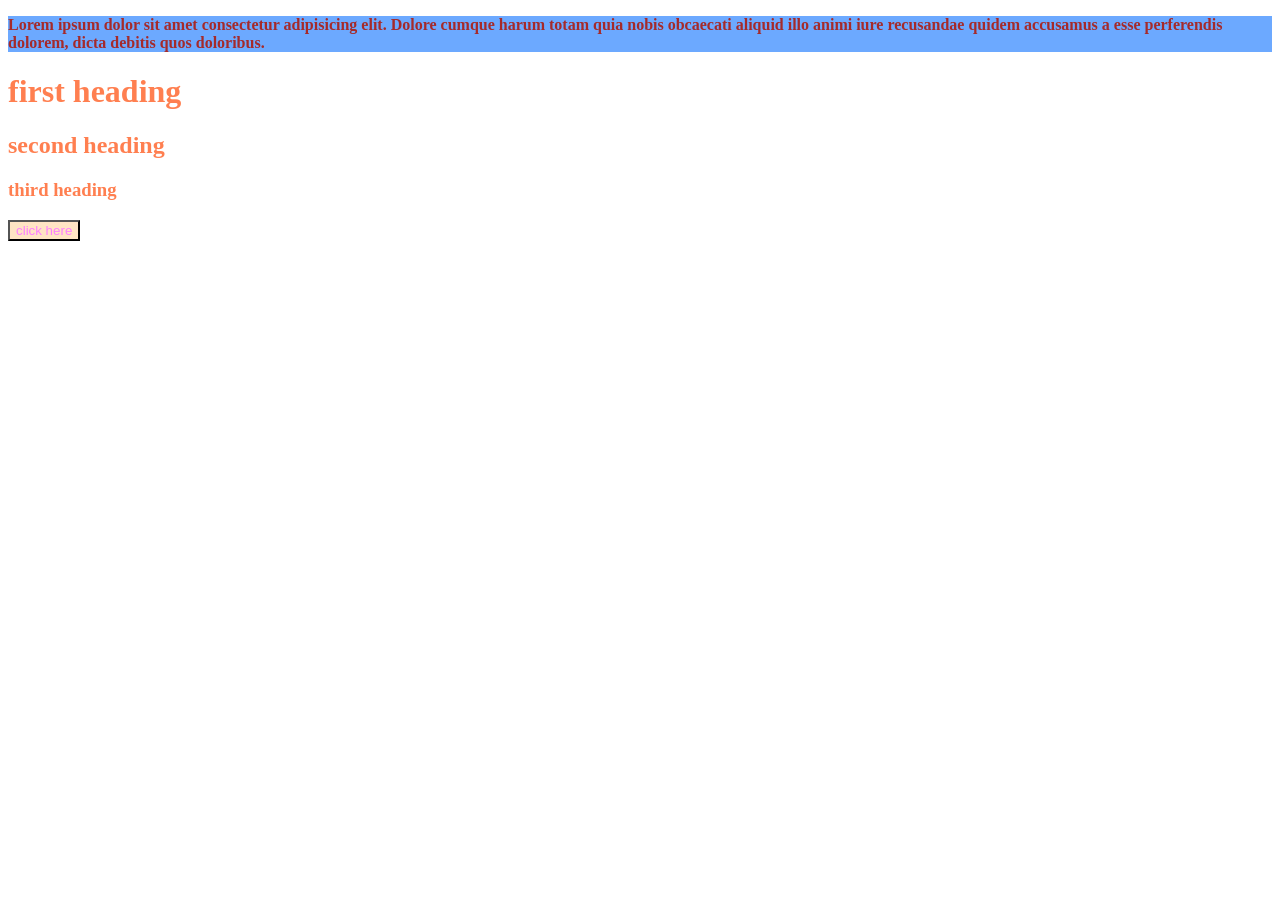
<file: index.html>
<!DOCTYPE html>
<html lang="en">
<head>
    <meta charset="UTF-8">
    <meta name="viewport" content="width=device-width, initial-scale=1.0">
    <title>first code</title>
    <style>
        .heading{
            color:coral;
        }
        button{
            background-color:bisque;
        }
    </style>
</head>
<body>
    <div id="box" style="background-color:rgba(0, 106, 255, 0.577);color:brown; font-family:cursive; font-weight: 900;">
       <p>
        Lorem ipsum dolor sit amet consectetur adipisicing elit.
         Dolore cumque harum totam quia nobis obcaecati aliquid illo animi
          iure recusandae quidem accusamus a esse perferendis dolorem,
           dicta debitis quos doloribus.
       </p>
    </div>
    <h1 class="heading">first heading</h1>
    <h2 class="heading">second heading</h2>
    <h3 class="heading">third heading</h3>
    <button style="color:rgb(253, 127, 255);">click here</button>
    
</body>
</html>
</file>
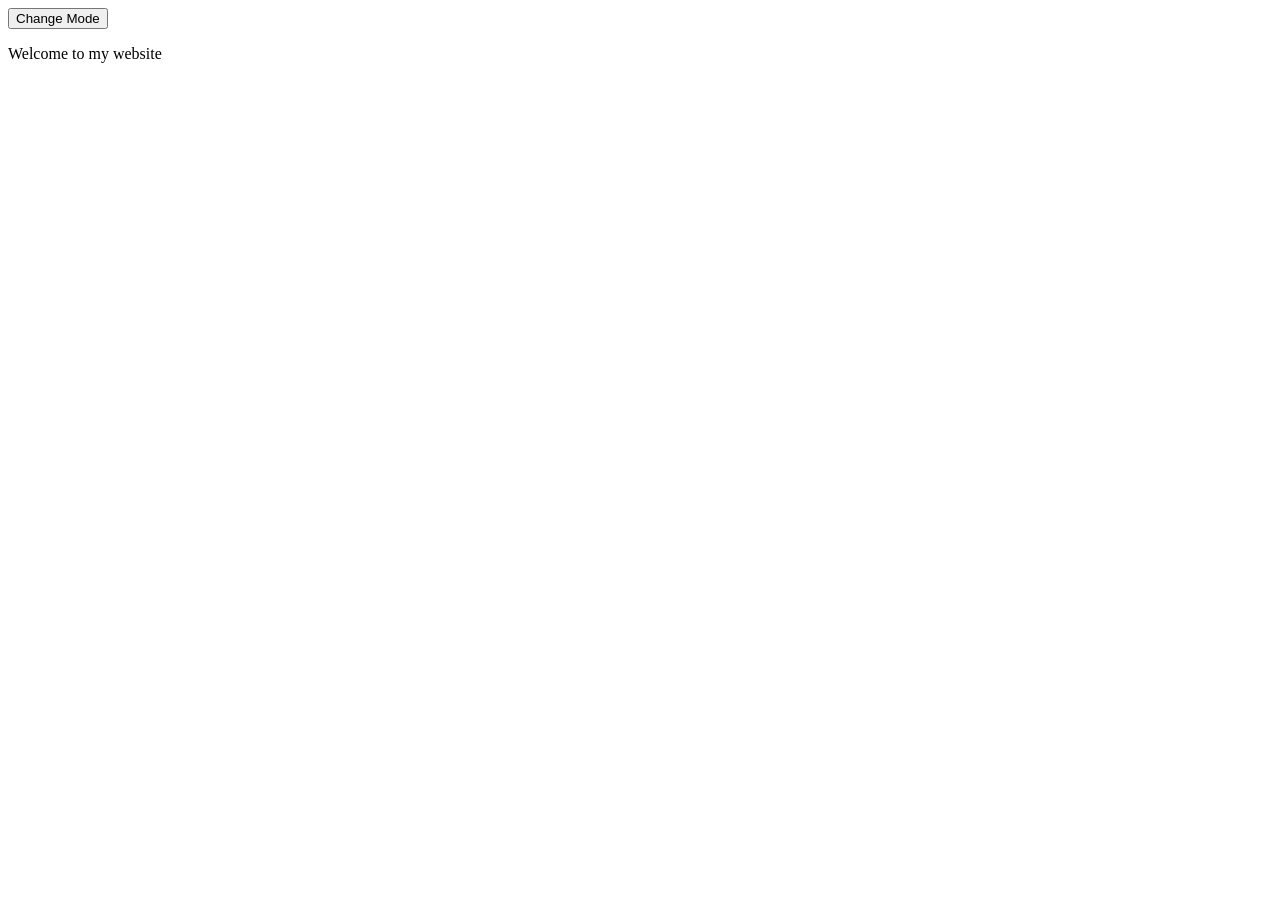
<file: events/index.html>
<!doctype html>
<html lang="en">
  <head>
    <meta charset="UTF-8" />
    <meta name="viewport" content="width=device-width, initial-scale=1.0" />
    <title>Event Handling</title>
    <link rel="stylesheet" href="style.css" />
  </head>
  <body>
    <button id="mode">Change Mode</button>
    <p>Welcome to my website</p>
    <script src="script.js"></script>
  </body>
</html>
</file>
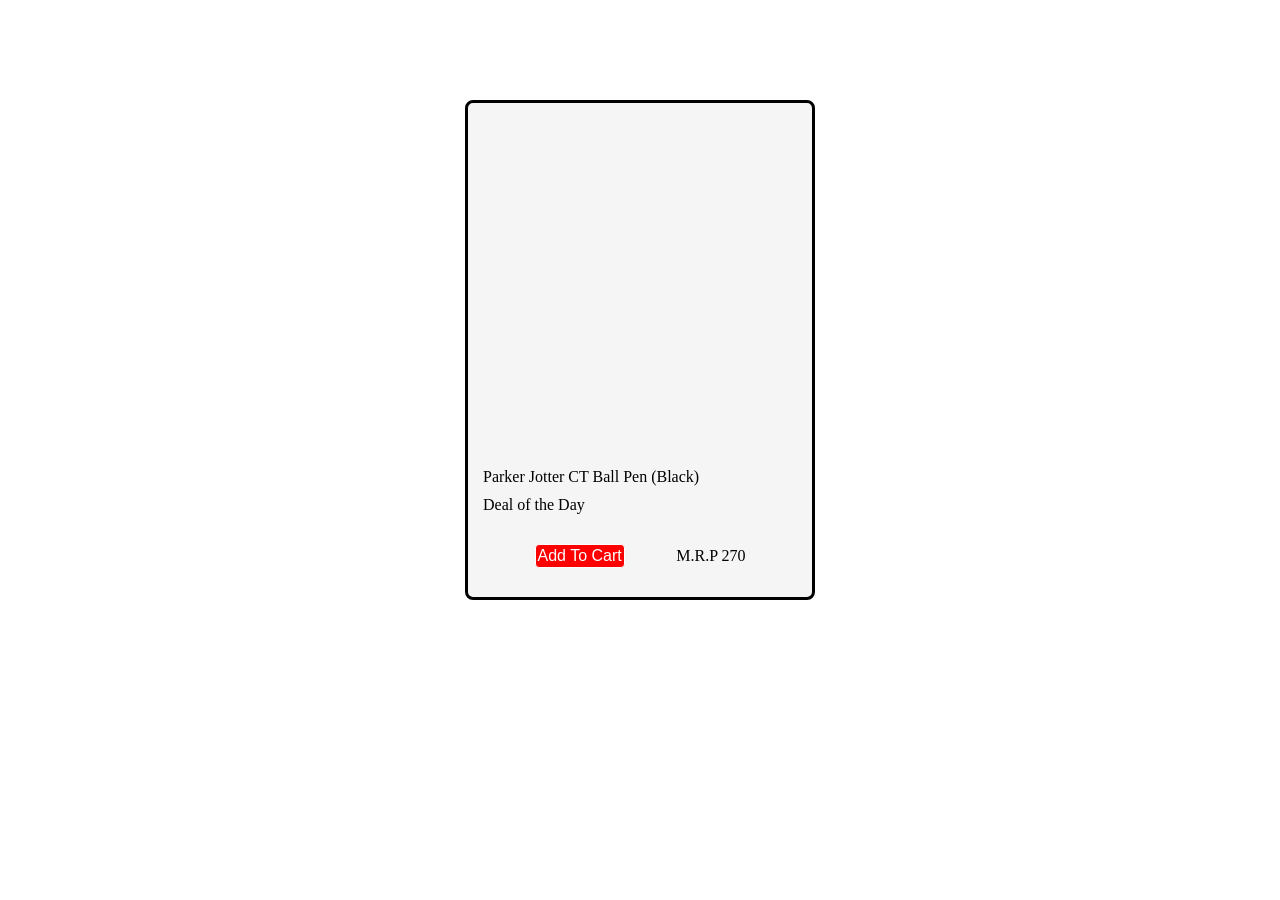
<file: FIRST/index.html>
<!DOCTYPE html>
<html lang="en">
<head>
    <meta charset="UTF-8">
    <meta name="viewport" content="width=device-width, initial-scale=1.0">
    <title>shop</title>
    <link rel="stylesheet" href="style.css">
</head>
<body>
    <script src="script.js"></script>
    <div class="image">
        <div class="content">
            <p>Parker Jotter CT Ball Pen (Black)</p>
            <p>Deal of the Day</p>
            <div class="add">
            <button >Add To Cart</button>
            <p >M.R.P 270</p>
            </div>
        </div>
    </div>
</body>
</html>
</file>
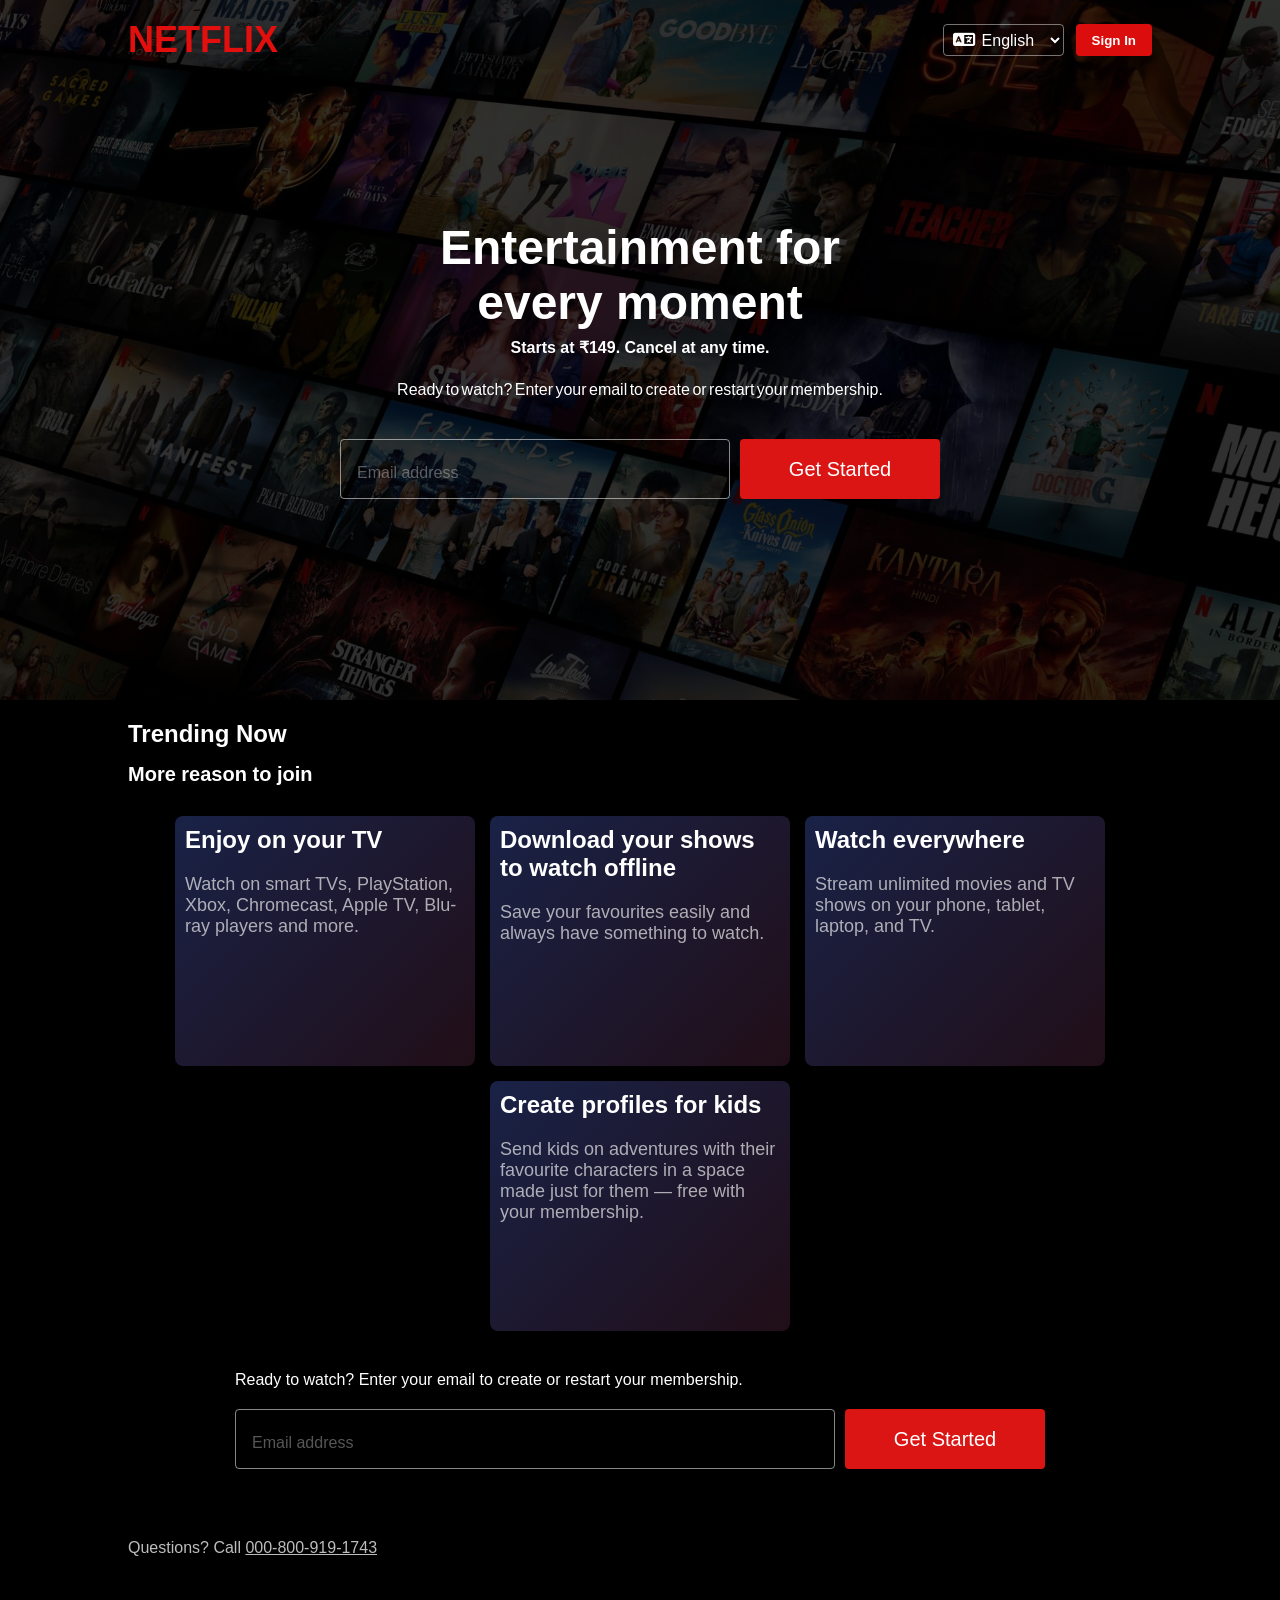
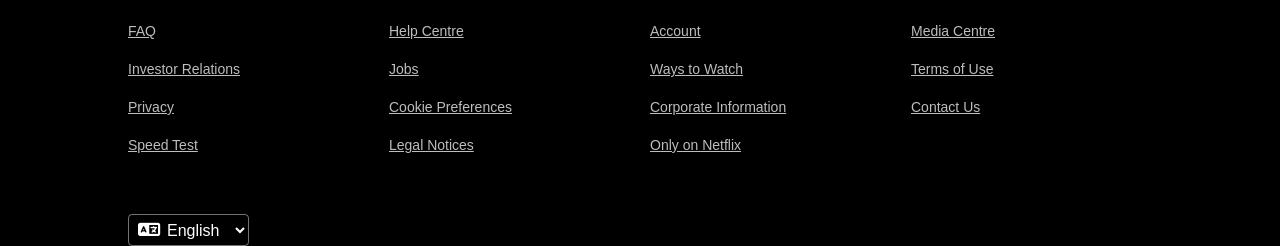
<file: NETFLIX CLONE/index.html>
<!doctype html>
<html lang="en">
  <head>
    <meta charset="UTF-8" />
    <meta name="viewport" content="width=device-width, initial-scale=1.0" />
    <title>Netflix Clone</title>
    <link rel="stylesheet" href="style.css" />
    <link
      rel="stylesheet"
      href="https://cdnjs.cloudflare.com/ajax/libs/font-awesome/6.7.2/css/all.min.css"
    />
  </head>
  <body>
    <div class="herosec">
      <div class="navbar">
        <h1 class="netflix">NETFLIX</h1>
        <div class="login">
          <div class="language">
            <i class="fa-solid fa-language"></i>
            <select class="lang">
              <option value="en">English</option>
              <option value="hi">Hindi</option>
            </select>
          </div>

          <button class="signin">Sign In</button>
        </div>
      </div>
      <div class="content">Entertainment for every moment</div>
      <p class="cont2">Starts at ₹149. Cancel at any time.</p>
      <p class="cont3">
        Ready to watch? Enter your email to create or restart your membership.
      </p>
      <div class="starting">
        <div class="email">
          <input type="email" placeholder="Email address" />
        </div>

        <button class="start">Get Started</button>
      </div>
    </div>
    <div class="footer">
      <div class="movies">
        <h2>Trending Now</h2>
      </div>
      <div class="query">
        <p class="statement">More reason to join</p>
      </div>
      <div class="boxes">
        <div class="box">
          <h2>Enjoy on your TV</h2>
          <p class="box-cont">
            Watch on smart TVs, PlayStation, Xbox, Chromecast, Apple TV, Blu-ray
            players and more.
          </p>
        </div>
        <div class="box">
          <h2>Download your shows to watch offline</h2>
          <p class="box-cont">
            Save your favourites easily and always have something to watch.
          </p>
        </div>
        <div class="box">
          <h2>Watch everywhere</h2>
          <p class="box-cont">
            Stream unlimited movies and TV shows on your phone, tablet, laptop,
            and TV.
          </p>
        </div>
        <div class="box">
          <h2>Create profiles for kids</h2>
          <p class="box-cont">
            Send kids on adventures with their favourite characters in a space
            made just for them — free with your membership.
          </p>
        </div>
      </div>
      <div class="account">
        <p class="cont4">
          Ready to watch? Enter your email to create or restart your membership.
        </p>
        <div class="starting">
          <div class="email">
            <input type="email" placeholder="Email address" />
          </div>

          <button class="start">Get Started</button>
        </div>
      </div>

      <div class="helpline">Questions? Call <u>000-800-919-1743</u></div>
      <div class="help-center">
        <ul>
          <li><a href="#">FAQ</a></li>
          <li><a href="#">Help Centre</a></li>
          <li><a href="#">Account</a></li>
          <li><a href="#">Media Centre</a></li>
          <li><a href="#">Investor Relations</a></li>
          <li><a href="#">Jobs</a></li>
          <li><a href="#">Ways to Watch</a></li>
          <li><a href="#">Terms of Use</a></li>
          <li><a href="#">Privacy</a></li>
          <li><a href="#">Cookie Preferences</a></li>
          <li><a href="#">Corporate Information</a></li>
          <li><a href="#">Contact Us</a></li>
          <li><a href="#">Speed Test</a></li>
          <li><a href="#">Legal Notices</a></li>
          <li><a href="#">Only on Netflix</a></li>
        </ul>
      </div>
      <div class="foot-lang">
        <div class="language">
          <i class="fa-solid fa-language"></i>
          <select class="lang">
            <option value="en">English</option>
            <option value="hi">Hindi</option>
          </select>
        </div>
      </div>
    </div>
  </body>
</html>
</file>
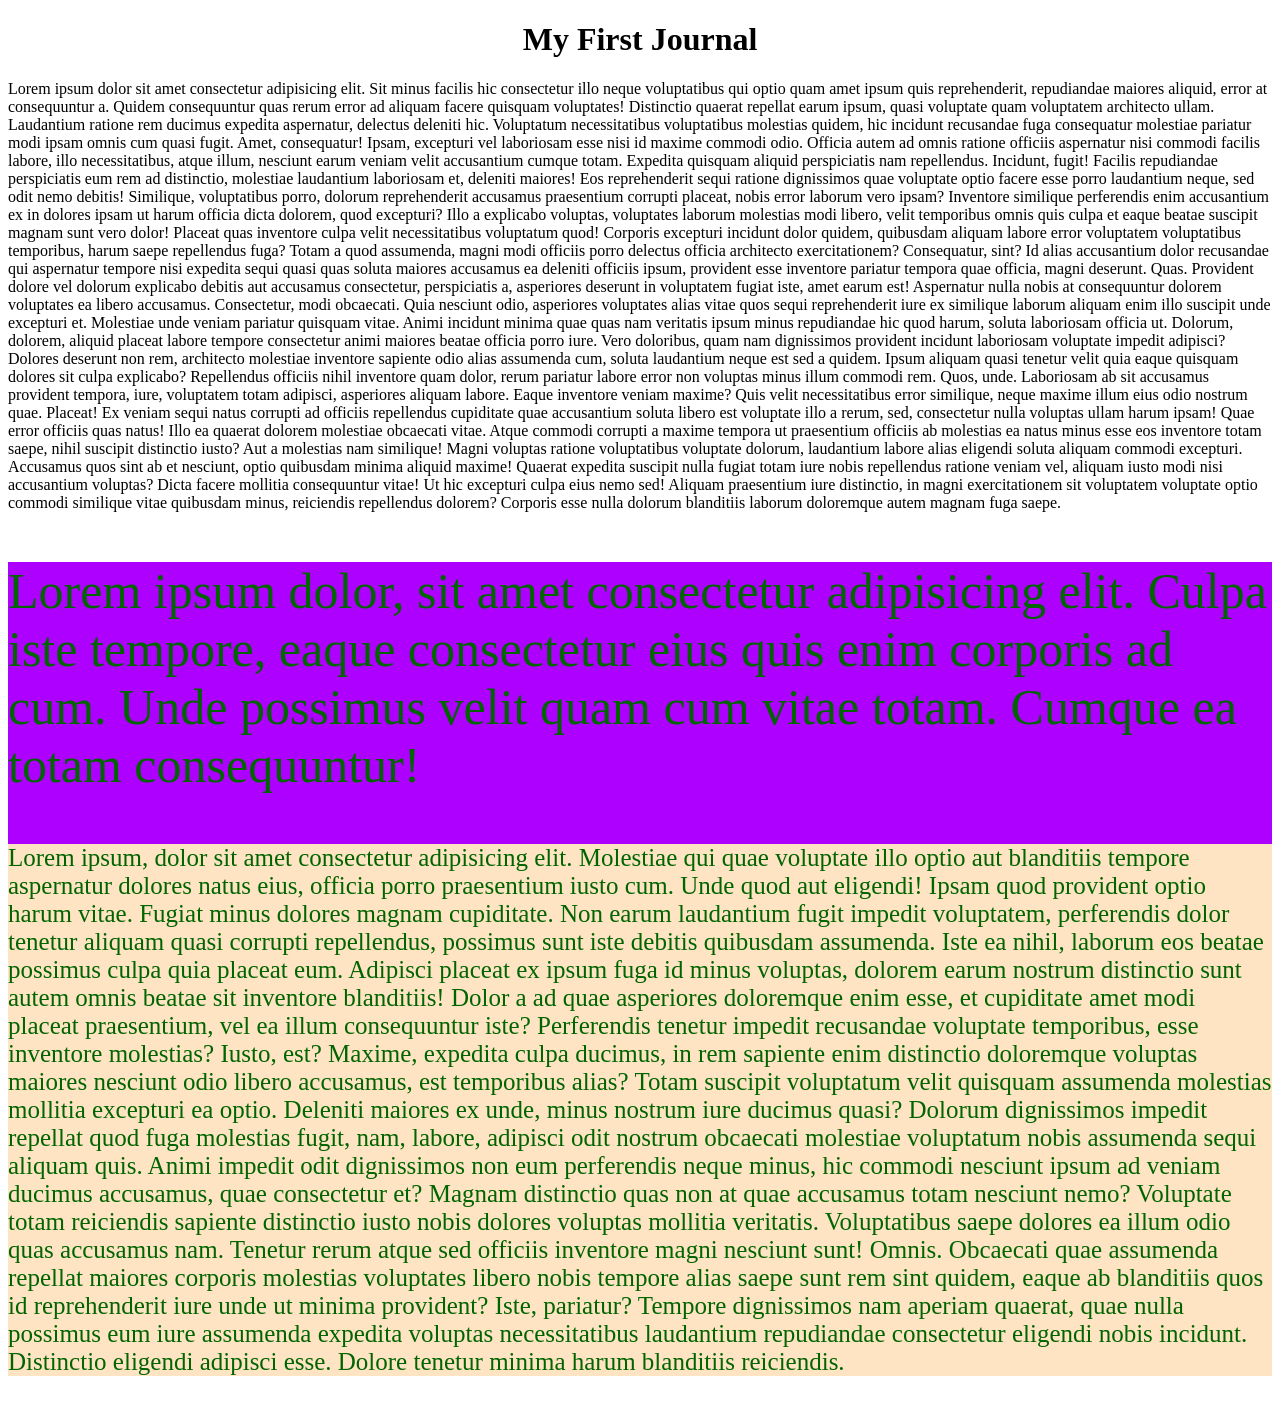
<file: index2.html>
<!doctype html>
<html lang="en">
  <head>
    <meta charset="UTF-8" />
    <meta name="viewport" content="width=device-width, initial-scale=1.0" />
    <title>css 2</title>
    <style>
      * {
        font-family: Times New Roman;
      }
      #inner {
        font-size: 25px;
        background-color: bisque;
      }
      #outer {
        font-size: 50px;
        background-color: rgb(174, 0, 255);
        color: darkgreen;
      }
    </style>
  </head>
  <body>
    <h1 style="text-align: center; text-transform: capitalize">
      my first journal
    </h1>
    <p>
      Lorem ipsum dolor sit amet consectetur adipisicing elit. Sit minus facilis
      hic consectetur illo neque voluptatibus qui optio quam amet ipsum quis
      reprehenderit, repudiandae maiores aliquid, error at consequuntur a.
      Quidem consequuntur quas rerum error ad aliquam facere quisquam
      voluptates! Distinctio quaerat repellat earum ipsum, quasi voluptate quam
      voluptatem architecto ullam. Laudantium ratione rem ducimus expedita
      aspernatur, delectus deleniti hic. Voluptatum necessitatibus voluptatibus
      molestias quidem, hic incidunt recusandae fuga consequatur molestiae
      pariatur modi ipsam omnis cum quasi fugit. Amet, consequatur! Ipsam,
      excepturi vel laboriosam esse nisi id maxime commodi odio. Officia autem
      ad omnis ratione officiis aspernatur nisi commodi facilis labore, illo
      necessitatibus, atque illum, nesciunt earum veniam velit accusantium
      cumque totam. Expedita quisquam aliquid perspiciatis nam repellendus.
      Incidunt, fugit! Facilis repudiandae perspiciatis eum rem ad distinctio,
      molestiae laudantium laboriosam et, deleniti maiores! Eos reprehenderit
      sequi ratione dignissimos quae voluptate optio facere esse porro
      laudantium neque, sed odit nemo debitis! Similique, voluptatibus porro,
      dolorum reprehenderit accusamus praesentium corrupti placeat, nobis error
      laborum vero ipsam? Inventore similique perferendis enim accusantium ex in
      dolores ipsam ut harum officia dicta dolorem, quod excepturi? Illo a
      explicabo voluptas, voluptates laborum molestias modi libero, velit
      temporibus omnis quis culpa et eaque beatae suscipit magnam sunt vero
      dolor! Placeat quas inventore culpa velit necessitatibus voluptatum quod!
      Corporis excepturi incidunt dolor quidem, quibusdam aliquam labore error
      voluptatem voluptatibus temporibus, harum saepe repellendus fuga? Totam a
      quod assumenda, magni modi officiis porro delectus officia architecto
      exercitationem? Consequatur, sint? Id alias accusantium dolor recusandae
      qui aspernatur tempore nisi expedita sequi quasi quas soluta maiores
      accusamus ea deleniti officiis ipsum, provident esse inventore pariatur
      tempora quae officia, magni deserunt. Quas. Provident dolore vel dolorum
      explicabo debitis aut accusamus consectetur, perspiciatis a, asperiores
      deserunt in voluptatem fugiat iste, amet earum est! Aspernatur nulla nobis
      at consequuntur dolorem voluptates ea libero accusamus. Consectetur, modi
      obcaecati. Quia nesciunt odio, asperiores voluptates alias vitae quos
      sequi reprehenderit iure ex similique laborum aliquam enim illo suscipit
      unde excepturi et. Molestiae unde veniam pariatur quisquam vitae. Animi
      incidunt minima quae quas nam veritatis ipsum minus repudiandae hic quod
      harum, soluta laboriosam officia ut. Dolorum, dolorem, aliquid placeat
      labore tempore consectetur animi maiores beatae officia porro iure. Vero
      doloribus, quam nam dignissimos provident incidunt laboriosam voluptate
      impedit adipisci? Dolores deserunt non rem, architecto molestiae inventore
      sapiente odio alias assumenda cum, soluta laudantium neque est sed a
      quidem. Ipsum aliquam quasi tenetur velit quia eaque quisquam dolores sit
      culpa explicabo? Repellendus officiis nihil inventore quam dolor, rerum
      pariatur labore error non voluptas minus illum commodi rem. Quos, unde.
      Laboriosam ab sit accusamus provident tempora, iure, voluptatem totam
      adipisci, asperiores aliquam labore. Eaque inventore veniam maxime? Quis
      velit necessitatibus error similique, neque maxime illum eius odio nostrum
      quae. Placeat! Ex veniam sequi natus corrupti ad officiis repellendus
      cupiditate quae accusantium soluta libero est voluptate illo a rerum, sed,
      consectetur nulla voluptas ullam harum ipsam! Quae error officiis quas
      natus! Illo ea quaerat dolorem molestiae obcaecati vitae. Atque commodi
      corrupti a maxime tempora ut praesentium officiis ab molestias ea natus
      minus esse eos inventore totam saepe, nihil suscipit distinctio iusto? Aut
      a molestias nam similique! Magni voluptas ratione voluptatibus voluptate
      dolorum, laudantium labore alias eligendi soluta aliquam commodi
      excepturi. Accusamus quos sint ab et nesciunt, optio quibusdam minima
      aliquid maxime! Quaerat expedita suscipit nulla fugiat totam iure nobis
      repellendus ratione veniam vel, aliquam iusto modi nisi accusantium
      voluptas? Dicta facere mollitia consequuntur vitae! Ut hic excepturi culpa
      eius nemo sed! Aliquam praesentium iure distinctio, in magni
      exercitationem sit voluptatem voluptate optio commodi similique vitae
      quibusdam minus, reiciendis repellendus dolorem? Corporis esse nulla
      dolorum blanditiis laborum doloremque autem magnam fuga saepe.
    </p>

    <div id="outer">
      <p>
        Lorem ipsum dolor, sit amet consectetur adipisicing elit. Culpa iste
        tempore, eaque consectetur eius quis enim corporis ad cum. Unde possimus
        velit quam cum vitae totam. Cumque ea totam consequuntur!
      </p>
      <div id="inner">
        <p>
          Lorem ipsum, dolor sit amet consectetur adipisicing elit. Molestiae
          qui quae voluptate illo optio aut blanditiis tempore aspernatur
          dolores natus eius, officia porro praesentium iusto cum. Unde quod aut
          eligendi! Ipsam quod provident optio harum vitae. Fugiat minus dolores
          magnam cupiditate. Non earum laudantium fugit impedit voluptatem,
          perferendis dolor tenetur aliquam quasi corrupti repellendus, possimus
          sunt iste debitis quibusdam assumenda. Iste ea nihil, laborum eos
          beatae possimus culpa quia placeat eum. Adipisci placeat ex ipsum fuga
          id minus voluptas, dolorem earum nostrum distinctio sunt autem omnis
          beatae sit inventore blanditiis! Dolor a ad quae asperiores doloremque
          enim esse, et cupiditate amet modi placeat praesentium, vel ea illum
          consequuntur iste? Perferendis tenetur impedit recusandae voluptate
          temporibus, esse inventore molestias? Iusto, est? Maxime, expedita
          culpa ducimus, in rem sapiente enim distinctio doloremque voluptas
          maiores nesciunt odio libero accusamus, est temporibus alias? Totam
          suscipit voluptatum velit quisquam assumenda molestias mollitia
          excepturi ea optio. Deleniti maiores ex unde, minus nostrum iure
          ducimus quasi? Dolorum dignissimos impedit repellat quod fuga
          molestias fugit, nam, labore, adipisci odit nostrum obcaecati
          molestiae voluptatum nobis assumenda sequi aliquam quis. Animi impedit
          odit dignissimos non eum perferendis neque minus, hic commodi nesciunt
          ipsum ad veniam ducimus accusamus, quae consectetur et? Magnam
          distinctio quas non at quae accusamus totam nesciunt nemo? Voluptate
          totam reiciendis sapiente distinctio iusto nobis dolores voluptas
          mollitia veritatis. Voluptatibus saepe dolores ea illum odio quas
          accusamus nam. Tenetur rerum atque sed officiis inventore magni
          nesciunt sunt! Omnis. Obcaecati quae assumenda repellat maiores
          corporis molestias voluptates libero nobis tempore alias saepe sunt
          rem sint quidem, eaque ab blanditiis quos id reprehenderit iure unde
          ut minima provident? Iste, pariatur? Tempore dignissimos nam aperiam
          quaerat, quae nulla possimus eum iure assumenda expedita voluptas
          necessitatibus laudantium repudiandae consectetur eligendi nobis
          incidunt. Distinctio eligendi adipisci esse. Dolore tenetur minima
          harum blanditiis reiciendis.
        </p>
      </div>
    </div>
  </body>
</html>
</file>
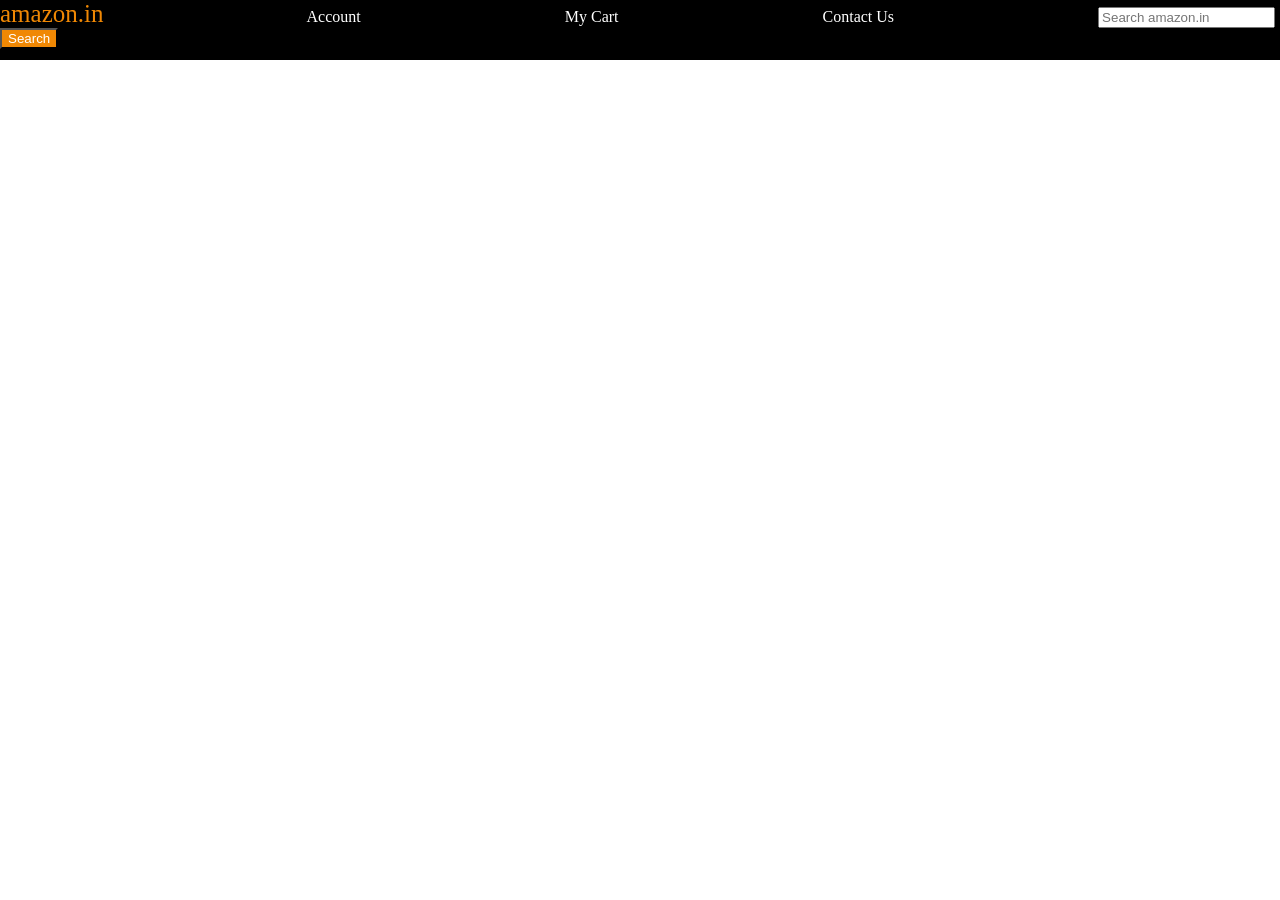
<file: index3.html>
<!DOCTYPE html>
<html lang="en">
<head>
    <meta charset="UTF-8">
    <meta name="viewport" content="width=device-width, initial-scale=1.0">
    <title>practice set 3</title>
    <style>
        a{
            text-decoration:none;
            color:white;
            margin-right:200px;
        }
        button{
            background-color:#f08804;
            color:white;
        }
    </style>
</head>
<body style=" margin:0;
    padding:0;">
    <div style="
    height:60px; 
    background-color:black;">
    <a id="logo" href="#" style="font-size:25px; color:#f08804">amazon.in</a>
    <a href="#">Account</a>
    <a href="#">My Cart</a>
    <a href="#">Contact Us</a>
    <input placeholder="Search amazon.in">
    <button>Search</button>

    </div>
</body>
</html>
</file>
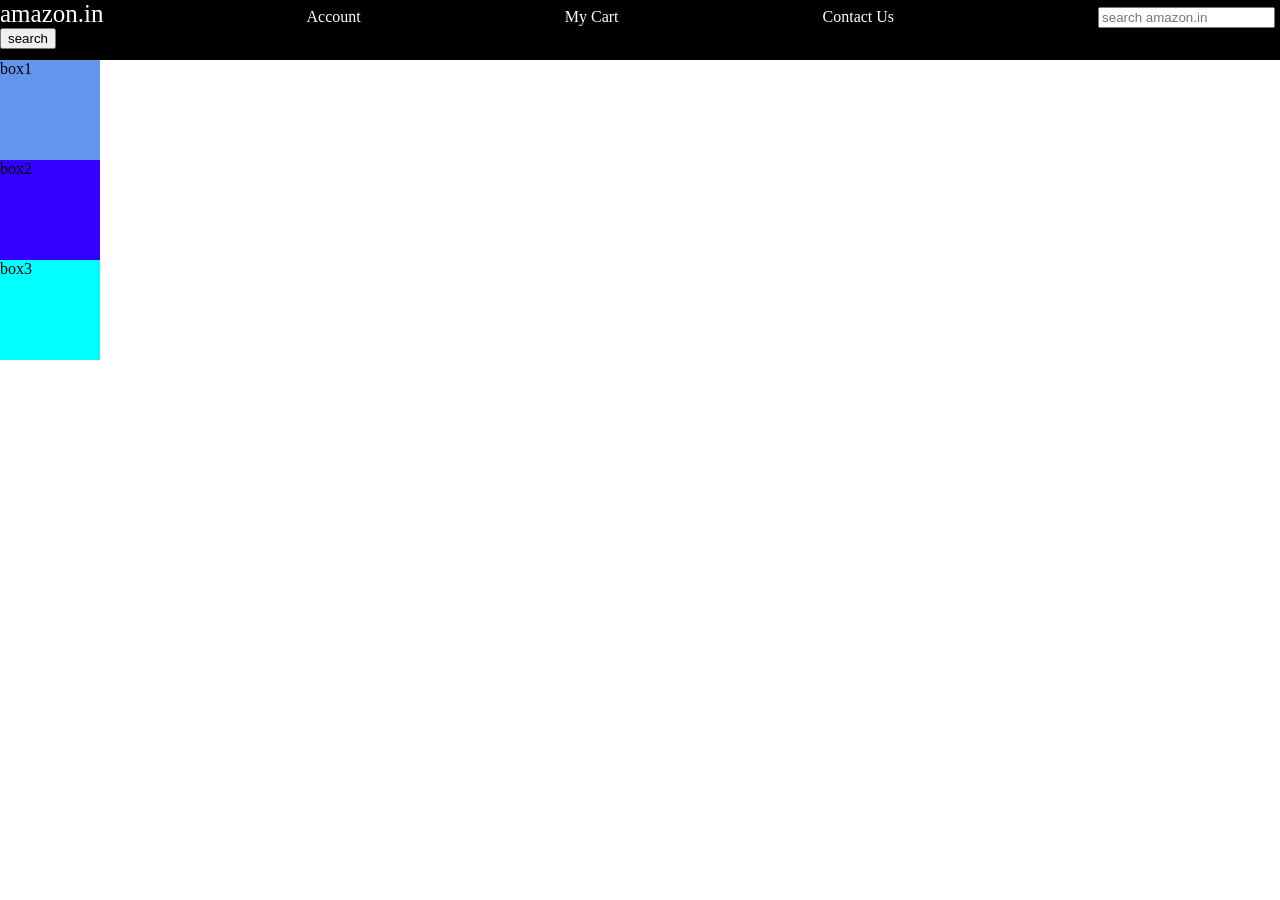
<file: index4.html>
<!DOCTYPE html>
<html lang="en">
<head>
    <meta charset="UTF-8">
    <meta name="viewport" content="width=device-width, initial-scale=1.0">
    <title>Practice set 4</title>
    <style>
        a{
            color:white;
            margin-right:200px;
            text-decoration:none;
            
        }
        .box{
            height:100px;
            width:100px;
            

        }
    </style>
</head>
<body  style="margin:0;
    padding:0;">
    <div>
    <header style="
    background-color:black;
    height:60px;
    ">
    <a href="#" style="font-size: 25px;"> amazon.in</a>
    <a href="#"> Account</a>
    <a href="#"> My Cart</a>
    <a href="#"> Contact Us</a>
    
    <input placeholder="search amazon.in">
    <button>search</button>

    </header>
    </div>
    <div id="content">
        <div class="box" style="background-color:cornflowerblue">box1</div>
        <div class="box" style="background-color:rgb(51, 0, 255)">box2</div>
        <div class="box" style="background-color:aqua">box3</div>

    </div>
    <footer></footer>
    
</body>
</html>
</file>
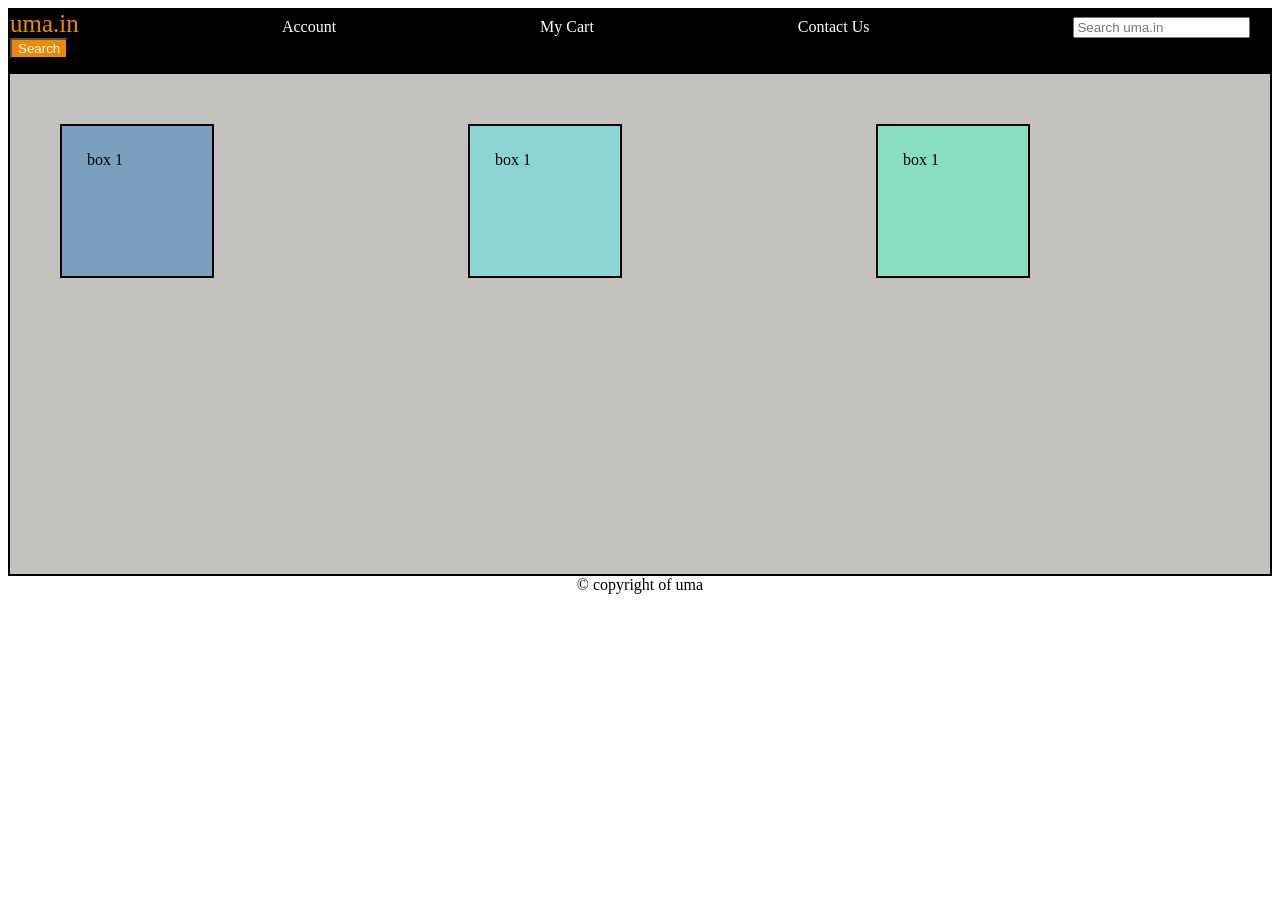
<file: index5.html>
<!DOCTYPE html>
<html lang="en">
<head>
    <meta charset="UTF-8">
    <meta name="viewport" content="width=device-width, initial-scale=1.0">
    <title>Practice set 5</title>
    <style>
         a{
            text-decoration:none;
            color:white;
            margin-right:200px;
        }
        button{
            background-color:#f08804;
            color:white;
        }
        .box{
            height:100px;
            width:100px;
            display:inline-block;
            margin:50px;
            margin-right:200px;
            padding:25px;

        }
        div{
            border:2px solid black;
        }
        #box1{
            background-color:rgb(123, 159, 190);
        }
        #box2{
            background-color:rgb(143, 212, 212);
        }
        #box3{
            background-color:rgb(135, 222, 193);
        }
        .content{
            background-color: rgb(196, 194, 190);
            height: 500px;
            
        }
        
    </style>
</head>
    <body>
    <header style=" margin:0; padding:0;">
    <div style="height:60px; background-color:black;">
    <a id="logo" href="#" style="font-size:25px; color:#f08804">uma.in</a>
    <a href="#">Account</a>
    <a href="#">My Cart</a>
    <a href="#">Contact Us</a>
    <input placeholder="Search uma.in">
    <button>Search</button>

    </div>
    </header>
     
     <div class="content">
        <div  class="box" id="box1">box 1</div>
        <div  class="box" id="box2">box 1</div>
        <div class="box" id="box3">box 1</div>

     </div>

    <footer style=" text-align:center">
         &copy; copyright of uma
    </footer>
</body>
</html>
</file>
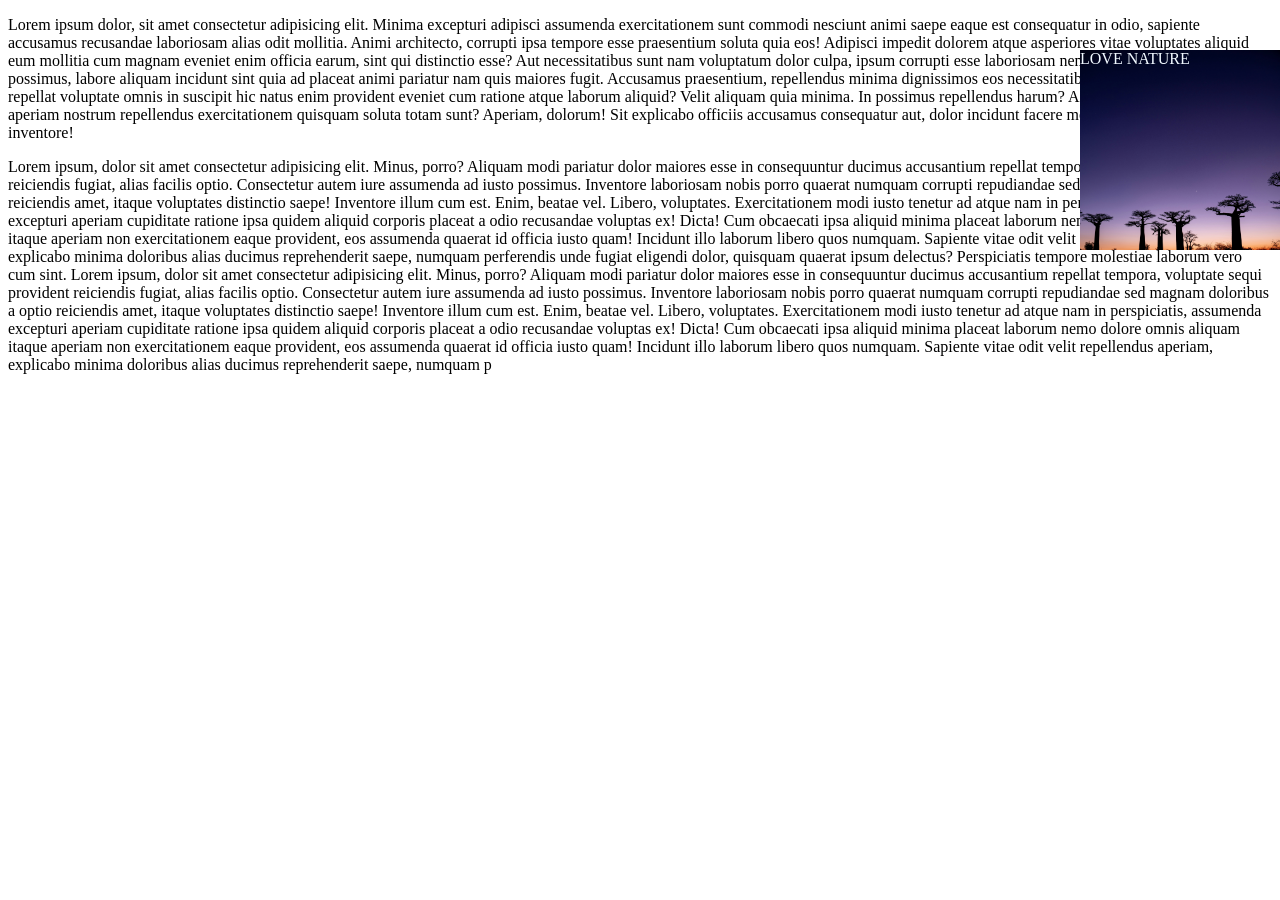
<file: index6.html>
<!DOCTYPE html>
<html lang="en">
<head>
    <meta charset="UTF-8">
    <meta name="viewport" content="width=device-width, initial-scale=1.0">
    <title>Practice sheet 5</title>
    <style>
        div{
            height:200px;
            width:200px;
            background-image: url("photo.jpg");
            background-size:cover;
            color:aliceblue;
             position :fixed;
             right:0;
             top:50px;
           
        }
    </style>
</head>
<body>
    <p>Lorem ipsum dolor, sit amet consectetur adipisicing elit. Minima excepturi adipisci assumenda exercitationem sunt commodi nesciunt animi saepe eaque est consequatur in odio, sapiente accusamus recusandae laboriosam alias odit mollitia.
    Animi architecto, corrupti ipsa tempore esse praesentium soluta quia eos! Adipisci impedit dolorem atque asperiores vitae voluptates aliquid eum mollitia cum magnam eveniet enim officia earum, sint qui distinctio esse?
    Aut necessitatibus sunt nam voluptatum dolor culpa, ipsum corrupti esse laboriosam nemo? Nisi illum soluta rerum possimus, labore aliquam incidunt sint quia ad placeat animi pariatur nam quis maiores fugit.
    Accusamus praesentium, repellendus minima dignissimos eos necessitatibus minus placeat aut magni repellat voluptate omnis in suscipit hic natus enim provident eveniet cum ratione atque laborum aliquid? Velit aliquam quia minima.
    In possimus repellendus harum? Accusantium labore dolorem aperiam nostrum repellendus exercitationem quisquam soluta totam sunt? Aperiam, dolorum! Sit explicabo officiis accusamus consequatur aut, dolor incidunt facere molestias distinctio iusto inventore!</p>
    <div>LOVE NATURE</div>
    <p>Lorem ipsum, dolor sit amet consectetur adipisicing elit. Minus, porro? Aliquam modi pariatur dolor maiores esse in consequuntur ducimus accusantium repellat tempora, voluptate sequi provident reiciendis fugiat, alias facilis optio.
    Consectetur autem iure assumenda ad iusto possimus. Inventore laboriosam nobis porro quaerat numquam corrupti repudiandae sed magnam doloribus a optio reiciendis amet, itaque voluptates distinctio saepe! Inventore illum cum est.
    Enim, beatae vel. Libero, voluptates. Exercitationem modi iusto tenetur ad atque nam in perspiciatis, assumenda excepturi aperiam cupiditate ratione ipsa quidem aliquid corporis placeat a odio recusandae voluptas ex! Dicta!
    Cum obcaecati ipsa aliquid minima placeat laborum nemo dolore omnis aliquam itaque aperiam non exercitationem eaque provident, eos assumenda quaerat id officia iusto quam! Incidunt illo laborum libero quos numquam.
    Sapiente vitae odit velit repellendus aperiam, explicabo minima doloribus alias ducimus reprehenderit saepe, numquam perferendis unde fugiat eligendi dolor, quisquam quaerat ipsum delectus? Perspiciatis tempore molestiae laborum vero cum sint.
Lorem ipsum, dolor sit amet consectetur adipisicing elit. Minus, porro? Aliquam modi pariatur dolor maiores esse in consequuntur ducimus accusantium repellat tempora, voluptate sequi provident reiciendis fugiat, alias facilis optio.
    Consectetur autem iure assumenda ad iusto possimus. Inventore laboriosam nobis porro quaerat numquam corrupti repudiandae sed magnam doloribus a optio reiciendis amet, itaque voluptates distinctio saepe! Inventore illum cum est.
    Enim, beatae vel. Libero, voluptates. Exercitationem modi iusto tenetur ad atque nam in perspiciatis, assumenda excepturi aperiam cupiditate ratione ipsa quidem aliquid corporis placeat a odio recusandae voluptas ex! Dicta!
    Cum obcaecati ipsa aliquid minima placeat laborum nemo dolore omnis aliquam itaque aperiam non exercitationem eaque provident, eos assumenda quaerat id officia iusto quam! Incidunt illo laborum libero quos numquam.
    Sapiente vitae odit velit repellendus aperiam, explicabo minima doloribus alias ducimus reprehenderit saepe, numquam p</p>
</body>
</html>
</file>
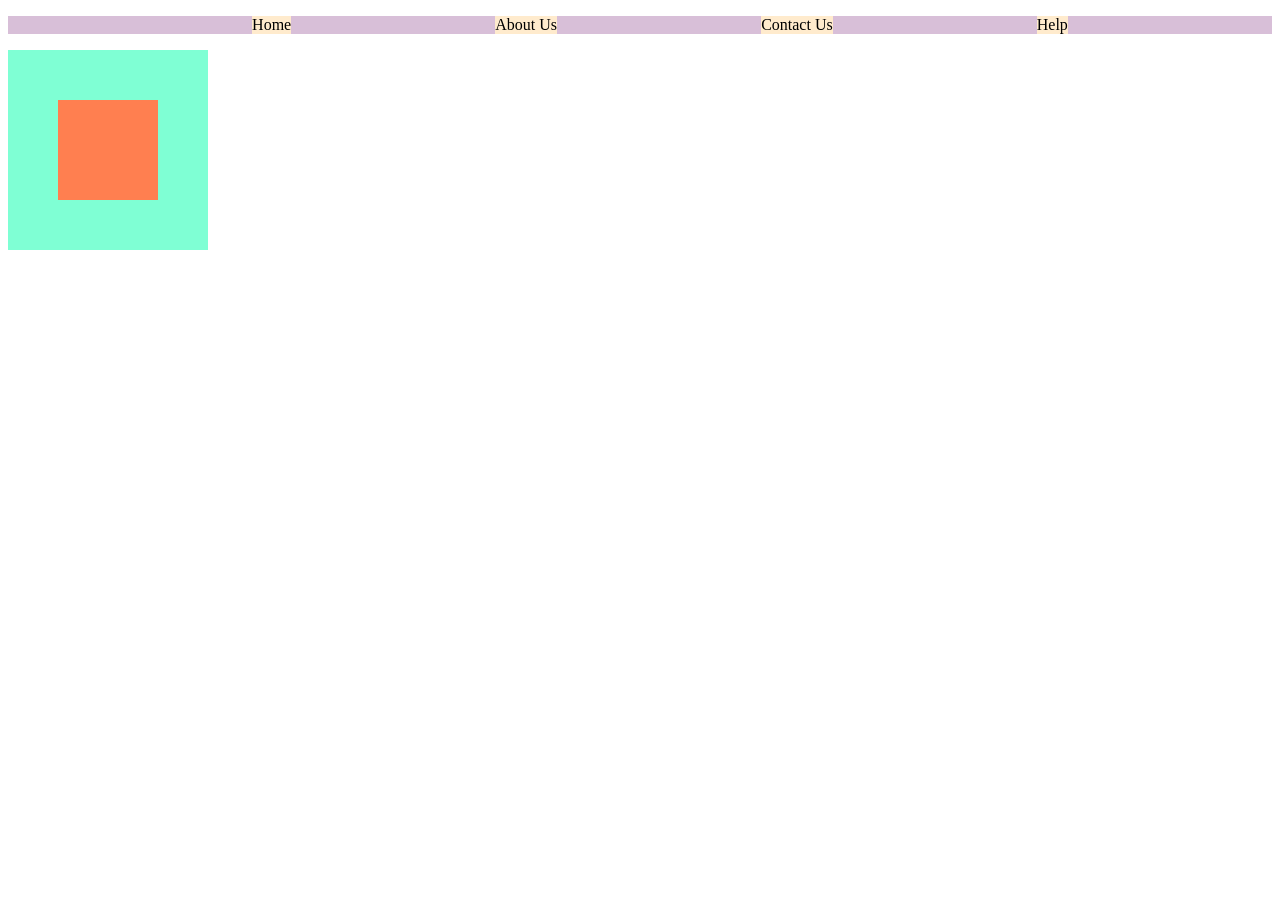
<file: index7.html>
<!DOCTYPE html>
<html lang="en">
<head>
    <meta charset="UTF-8">
    <meta name="viewport" content="width=device-width, initial-scale=1.0">
    <title>Practice sheet 7</title>
    <style>
        ul{
            background-color:thistle;
            display:flex;
            justify-content: space-evenly;

        }
        a{
            text-decoration: none;
            color:black;
            
        }
        li{
            list-style-type:none;
            background-color: blanchedalmond;
            
        }
        .outer{
            height: 200px;
            width:200px;
            background-color: aquamarine;
            display:flex;
            justify-content: center;
            align-items: center;
        }
        .inner{
            background-color: coral;
            height: 100px;
            width:100px;
        }
    </style>
</head>
<body>
    
    <ul class="navbar">
        <li><a href="#">Home</a></li>
        <li><a href="#">About Us</a></li>
        <li><a href="#">Contact Us</a></li>
        <li><a href="#">Help</a></li>
        
        
    </ul>
    <div class="outer">
        <div class="inner"></div>
    </div>
    
    
</body>
</html>
</file>
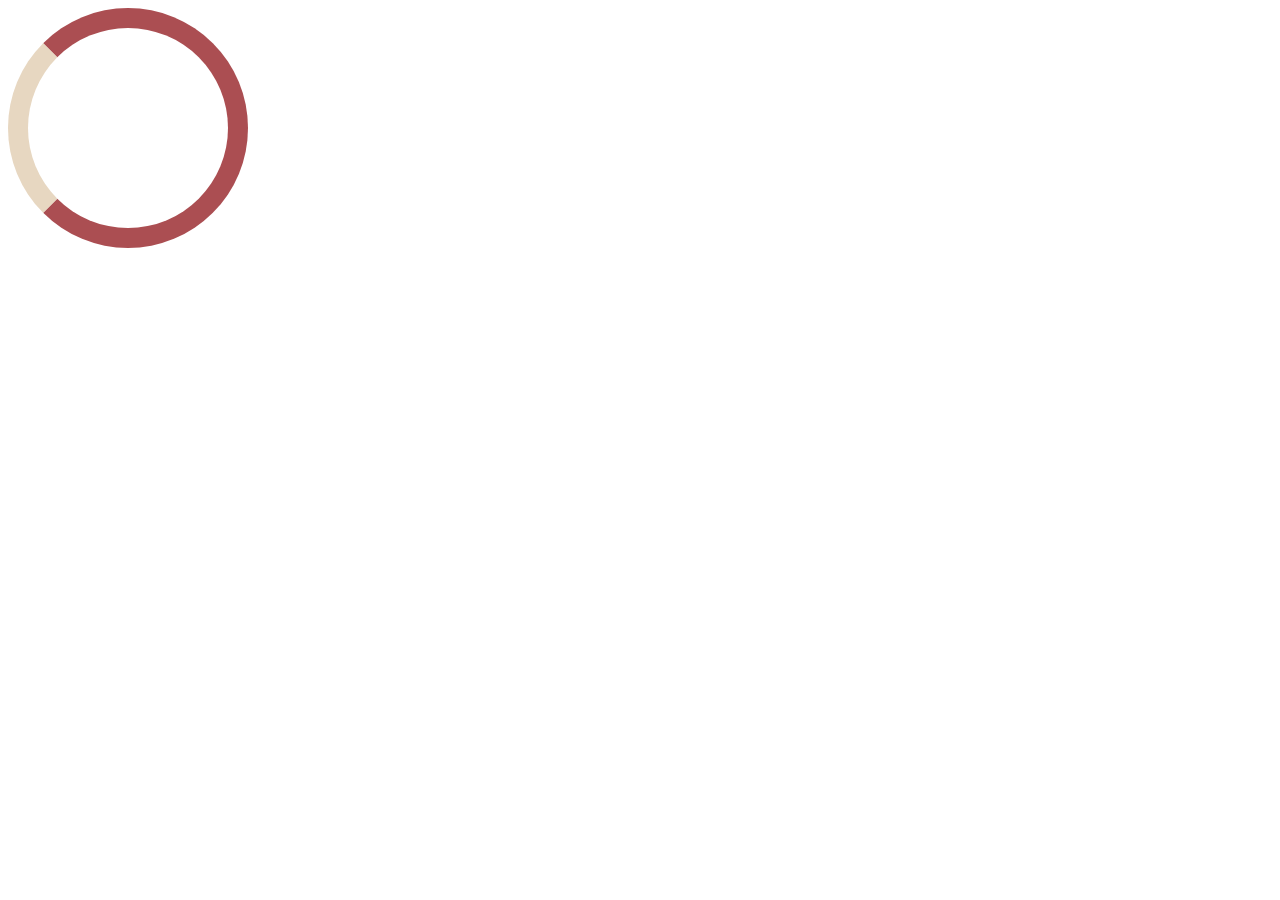
<file: index9.html>
<!DOCTYPE html>
<html lang="en">
<head>
    <meta charset="UTF-8">
    <meta name="viewport" content="width=device-width, initial-scale=1.0">
    <title>Practice set 9</title>
    <style>
        .loader{
            height: 200px;
            width: 200px;
            border-radius: 50% ;
            border: 20px solid #AB4E52;
            border-left: 20px solid #E7D7C1;
            animation: spinAnimate 2s linear 0s infinite normal;
        }
        @keyframes spinAnimate{
            from{
                transform:rotate(0deg);
            }
            to{
                transform:rotate(360deg);
            }
        }
    </style>
</head>
<body>
    <div class="loader"></div>
</body>
</html>
</file>
<file: events/style.css>
.dark {
  background-color: black;
  color: white;
}
.light {
  background-color: white;
  color: black;
}
</file>
<file: FIRST/style.css>
*{
    margin:0;
    padding:0;
    box-sizing: border-box;
}
body{
    display:flex;
    justify-content: center;
    align-items: center;
    margin-top:100px;
}
.image{
    height:500px;
    width:350px;
    background-color:whitesmoke;
    border:3px solid black;
    border-radius:8px;
    background-image: url("https://m.media-amazon.com/images/I/71B40ADF3+L.jpg");
    background-size: contain;
    background-repeat: no-repeat;
    padding-top:350px;
}
.content{
    padding:15px;
    display:flex;
    flex-direction: column;
    gap:10px;
}
button{
    font-size: 16px;
    color:white;
    background-color: red;
    border: 1px solid white;
    border-radius: 4px;
    padding:2px;
}
.add{
    display:flex;
    justify-content: space-evenly;
    align-items: center;
    margin-top: 20px;
}
</file>
<file: NETFLIX CLONE/style.css>
* {
  margin: 0;
  padding: 0;
  box-sizing: border-box;
}
.herosec {
  height: 700px;
  width: 100%;
  background-image:
    linear-gradient(rgba(0, 0, 0, 0.75), rgba(0, 0, 0, 0.75)),
    url("background_image.jpeg");
  background-color: black;
  background-size: cover;
  display: flex;
  flex-direction: column;
  align-items: center;
  justify-content: flex-start;
}
.navbar {
  height: 80px;
  width: 80%;

  display: flex;
  justify-content: space-between;
  align-items: center;
}

.netflix {
  width: 180px;
  height: auto;
  color: rgb(227, 15, 15);
  font-size: 36px;
  font-family: Verdana, Geneva, Tahoma, sans-serif;
}
.login {
  display: flex;
  gap: 12px;
  align-items: center;
}
.language {
  position: relative;
  display: flex;
  align-items: center;
  justify-content: space-between;
}

.language i {
  position: absolute;
  left: 10px;
  color: white;
  font-size: 18px;
}

.lang {
  font-size: 16px;
  height: 32px;
  padding: 6px 12px 6px 34px;
  color: white;
  font-weight: 400;
  background-color: transparent;
  border: 1px solid rgba(255, 255, 255, 0.447);
  border-radius: 4px;
}

.lang option {
  color: black;
  background-color: white;
}
.signin {
  border: none;
  border-radius: 4px;
  background-color: rgb(220 13 13);
  color: white;
  font-weight: 700;
  height: 32px;
  padding: 9px 16px;
}
.content {
  color: white;
  margin-top: 140px;
  text-align: center;
  width: 90%;
  max-width: 500px;
  font-family: Verdana, Geneva, Tahoma, sans-serif;
  font-size: 48px;
  font-weight: 700;
}
.cont2 {
  width: 500px;
  max-width: 90%;
  color: white;
  text-align: center;
  margin: 8px;
  font-size: 16px;
  font-family: Verdana, Geneva, Tahoma, sans-serif;
  font-weight: bold;
}
.cont3 {
  width: 90%;
  max-width: 600px;
  color: white;
  text-align: center;
  margin-top: 16px;
  margin-bottom: 20px;
  font-size: 16px;
  font-family: Verdana, Geneva, Tahoma, sans-serif;
  word-spacing: -2px;
}
.starting {
  color: white;
  display: flex;
  width: 90%;
  max-width: 600px;
  height: 80px;
  justify-content: center;
  align-items: center;
  gap: 10px;
  margin-top: 10px;
}
.email {
  width: 400px;
  height: 60px;
  border: 1px solid rgba(245, 245, 245, 0.553);
  border-radius: 4px;
  padding: 24px 16px 8px;
  font-size: 16px;
}
.email input::placeholder {
  font-size: 16px;
  color: rgba(255, 255, 255, 0.338);
}
.email input {
  border: none;
  outline: none;
  background-color: transparent;
  color: white;
  width: 100%;
}
.start {
  color: white;
  font-size: 20px;
  font-weight: 500;
  height: 60px;
  width: 200px;
  background-color: rgb(219, 20, 20);
  border-radius: 4px;
  outline: none;
  border: none;
  flex-shrink: 0;
}
.footer {
  height: auto;
  width: 100%;
  background-color: black;
  display: flex;
  justify-content: flex-start;
  align-items: center;
  flex-direction: column;
}
.cont4 {
  color: white;
  font-size: 16px;
  font-family: Arial, Helvetica, sans-serif;
  margin-top: 40px;
  font-weight: 400;
  margin-bottom: 10px;
}
.footer .account .starting {
  width: 100%;
  max-width: none;
}

.footer .account .email {
  width: 600px;
}

.helpline {
  height: auto;
  width: 80%;
  font-size: 16px;
  font-family: Arial, Helvetica, sans-serif;
  color: rgba(255, 255, 255, 0.741);
  margin-top: 60px;
  margin-bottom: 5px;
}
.help-center {
  margin-top: 60px;
  width: 80%;
}
.help-center ul {
  width: 100%;
  list-style: none;
  display: grid;
  grid-template-columns: repeat(4, 1fr);
  gap: 20px;
}

.help-center a {
  color: rgba(255, 255, 255, 0.741);
  font-size: 14px;
  font-family: Arial, Helvetica, sans-serif;
}
.foot-lang {
  width: 80%;
  height: auto;
  margin-top: 60px;
  display: flex;
  justify-content: flex-start;
  align-items: center;
}
.query {
  height: auto;
  width: 80%;
  display: flex;
  align-items: center;
}
.statement {
  color: white;
  font-family: Arial, Helvetica, sans-serif;
  font-size: 20px;
  font-weight: bolder;
  margin-top: 15px;
}
.boxes {
  height: auto;
  width: 90%;
  margin-top: 30px;
  display: flex;
  justify-content: center;
  align-items: center;
  flex-wrap: wrap;
  flex-direction: row;
  gap: 15px;
}
.box {
  height: 250px;
  width: 300px;
  background: linear-gradient(135deg, #192247, #210e17);
  border-radius: 8px;
}
.box h2 {
  font-family: "Franklin Gothic Medium", "Arial Narrow", Arial, sans-serif;
  margin: 10px 10px 10px 10px;
  color: white;
}

.box p {
  font-family: "Franklin Gothic Medium", "Arial Narrow", Arial, sans-serif;
  font-size: 18px;
  margin: 20px 10px 10px 10px;
  color: rgba(245, 245, 245, 0.675);
}
.movies {
  height: auto;
  width: 80%;
  margin-top: 20px;
}

.movies h2 {
  color: white;
  font-family: Arial, Helvetica, sans-serif;
  font-size: 24px;
}
@media (max-width: 600px) {
  .herosec .starting {
    flex-direction: column;
  }
  .herosec .email {
    width: 100%;
  }

  .herosec .start {
    width: 100%;
    max-width: 300px;
  }

  .navbar {
    width: 90%;
  }
  .netflix {
    font-size: 28px;
  }
  .login {
    gap: 6px;
  }
  .content {
    font-size: 32px;
  }
}
</file>
